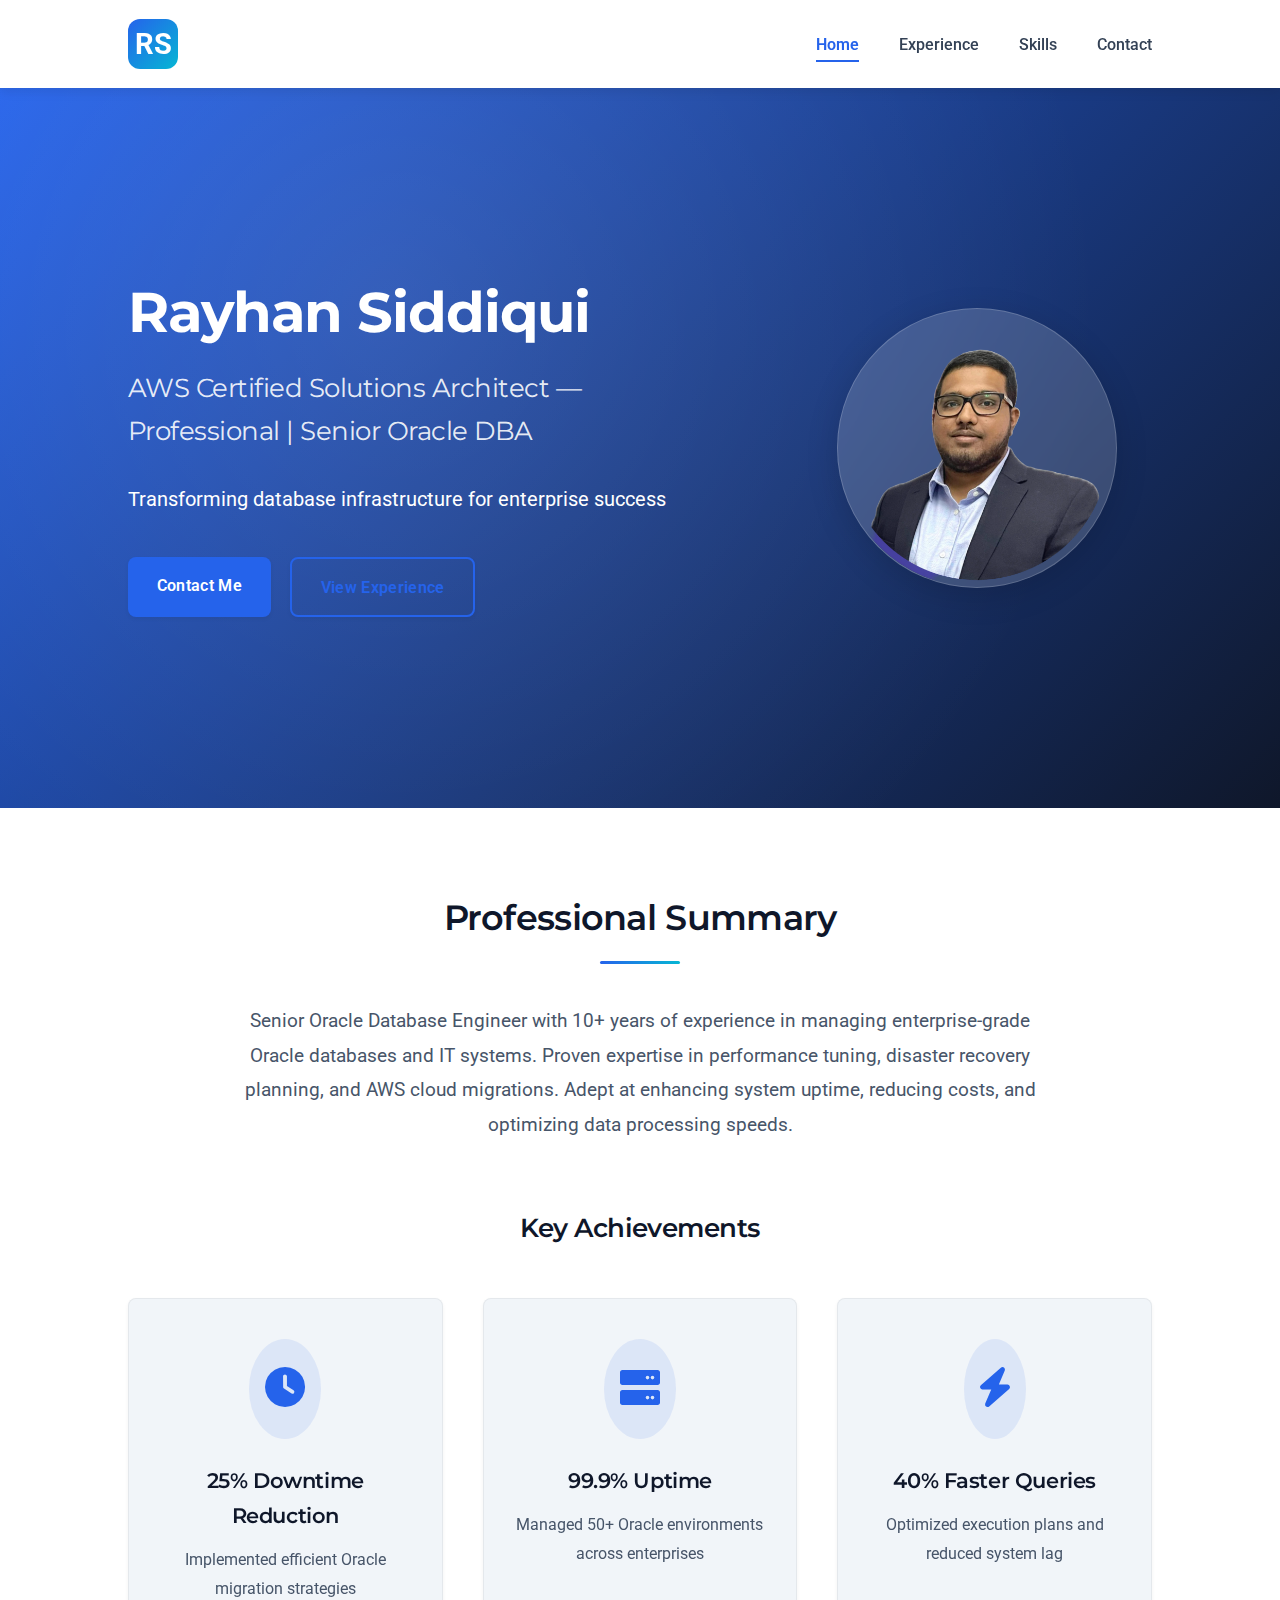
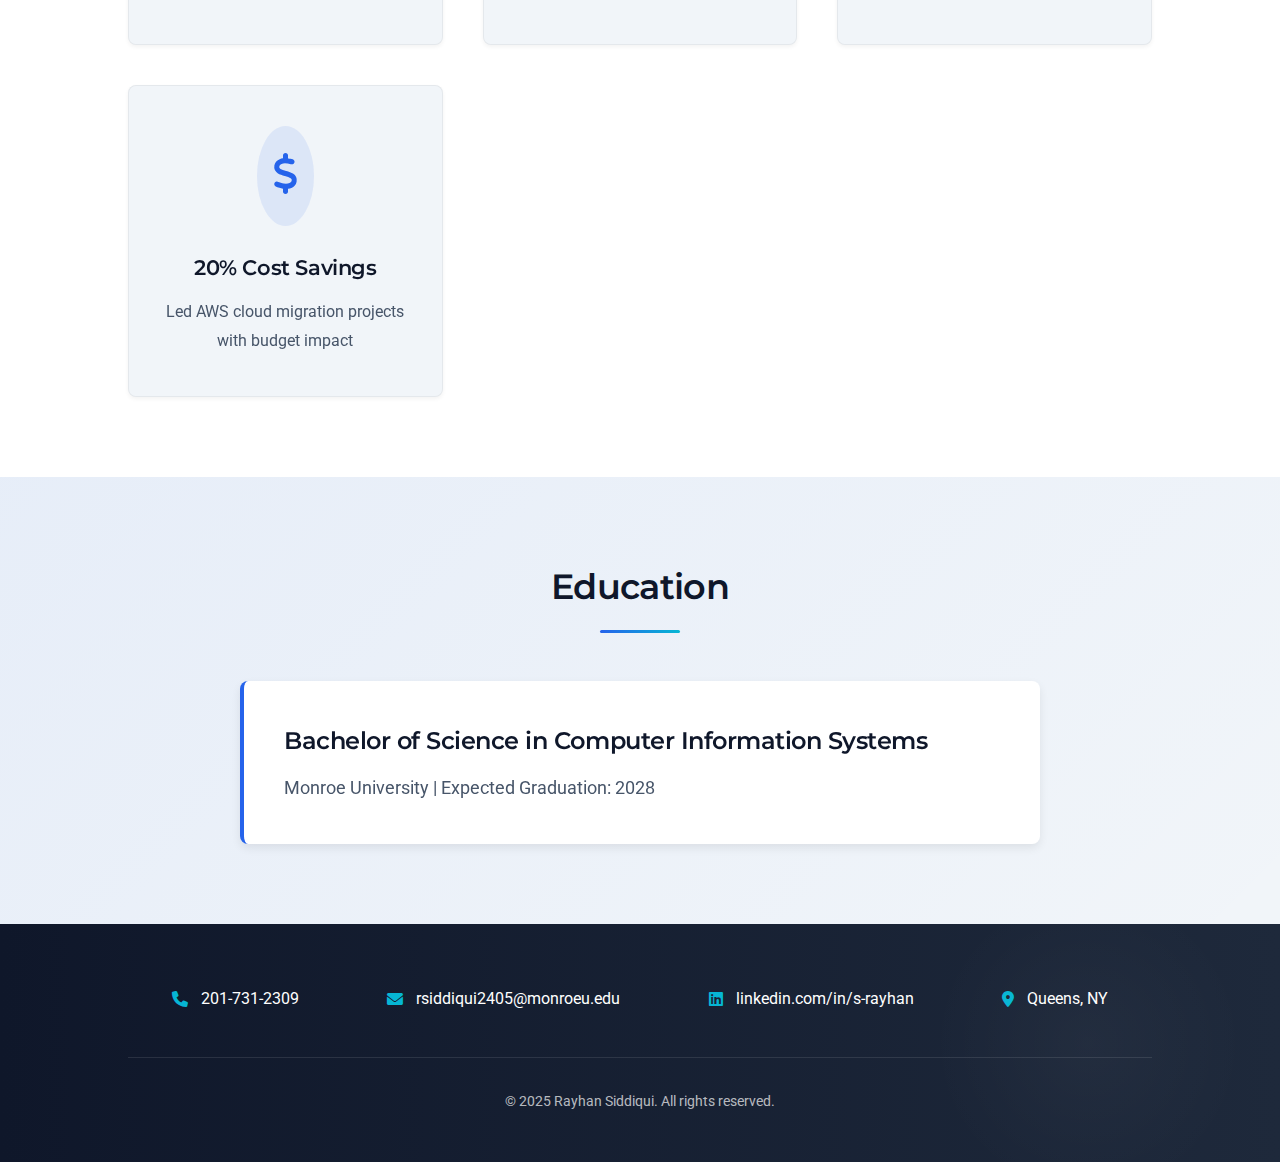
<file: index.html>
<!-- index.html (Home Page) -->
<!DOCTYPE html>
<html lang="en">
<head>
    <meta charset="UTF-8">
    <meta name="viewport" content="width=device-width, initial-scale=1.0">
    <title>Rayhan Siddiqui | Oracle DBA & AWS Architect</title>
    <link rel="stylesheet" href="styles.css">
    <link rel="stylesheet" href="https://cdnjs.cloudflare.com/ajax/libs/font-awesome/6.0.0/css/all.min.css">
</head>
<body>
    <header>
        <div class="logo">RS</div>
        <nav>
            <ul>
                <li><a href="index.html" class="active">Home</a></li>
                <li><a href="experience.html">Experience</a></li>
                <li><a href="skills.html">Skills</a></li>
                <li><a href="contact.html">Contact</a></li>
            </ul>
        </nav>
    </header>

    <section class="hero">
        <div class="hero-content">
            <h1>Rayhan Siddiqui</h1>
            <h2>AWS Certified Solutions Architect — Professional | Senior Oracle DBA</h2>
            <p>Transforming database infrastructure for enterprise success</p>
            <div class="cta-buttons">
                <a href="contact.html" class="btn primary">Contact Me</a>
                <a href="experience.html" class="btn secondary">View Experience</a>
            </div>
        </div>
        <div class="hero-image">
            <div class="profile-placeholder">
                <img src="image.png" alt="photo">
               
            </div>
        </div>
    </section>

    <section class="summary">
        <h2>Professional Summary</h2>
        <p>Senior Oracle Database Engineer with 10+ years of experience in managing enterprise-grade Oracle databases and IT systems. Proven expertise in performance tuning, disaster recovery planning, and AWS cloud migrations. Adept at enhancing system uptime, reducing costs, and optimizing data processing speeds.</p>
        
        <div class="key-achievements">
            <h3>Key Achievements</h3>
            <div class="achievements-grid">
                <div class="achievement-card">
                    <div class="achievement-icon"><i class="fas fa-clock"></i></div>
                    <h4>25% Downtime Reduction</h4>
                    <p>Implemented efficient Oracle migration strategies</p>
                </div>
                <div class="achievement-card">
                    <div class="achievement-icon"><i class="fas fa-server"></i></div>
                    <h4>99.9% Uptime</h4>
                    <p>Managed 50+ Oracle environments across enterprises</p>
                </div>
                <div class="achievement-card">
                    <div class="achievement-icon"><i class="fas fa-bolt"></i></div>
                    <h4>40% Faster Queries</h4>
                    <p>Optimized execution plans and reduced system lag</p>
                </div>
                <div class="achievement-card">
                    <div class="achievement-icon"><i class="fas fa-dollar-sign"></i></div>
                    <h4>20% Cost Savings</h4>
                    <p>Led AWS cloud migration projects with budget impact</p>
                </div>
            </div>
        </div>
    </section>

    <section class="education">
        <h2>Education</h2>
        <div class="education-card">
            <h3>Bachelor of Science in Computer Information Systems</h3>
            <p>Monroe University | Expected Graduation: 2028</p>
        </div>
    </section>

    <footer>
        <div class="contact-info">
            <p><i class="fas fa-phone"></i> 201-731-2309</p>
            <p><i class="fas fa-envelope"></i> rsiddiqui2405@monroeu.edu</p>
            <p><i class="fab fa-linkedin"></i> linkedin.com/in/s-rayhan</p>
            <p><i class="fas fa-map-marker-alt"></i> Queens, NY</p>
        </div>
        <div class="copyright">
            <p>&copy; 2025 Rayhan Siddiqui. All rights reserved.</p>
        </div>
    </footer>
</body>
</html>
</file>
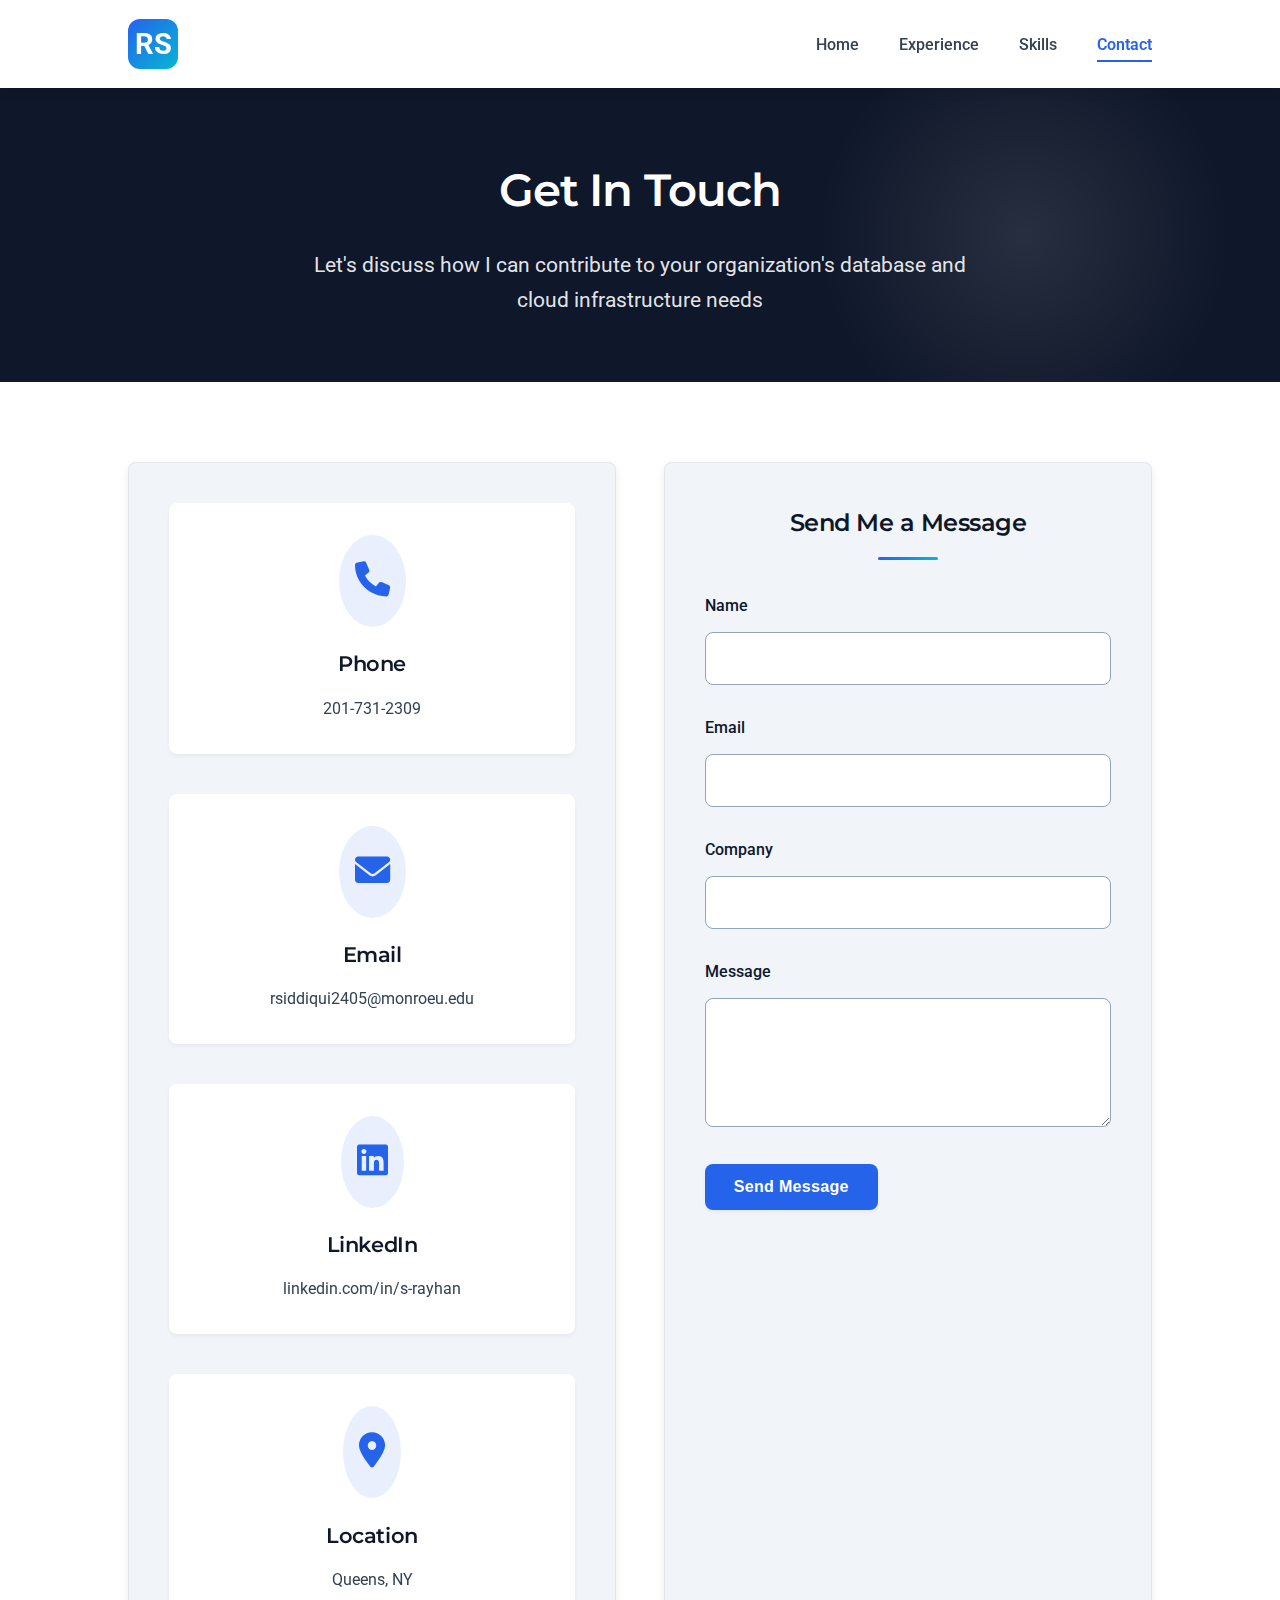
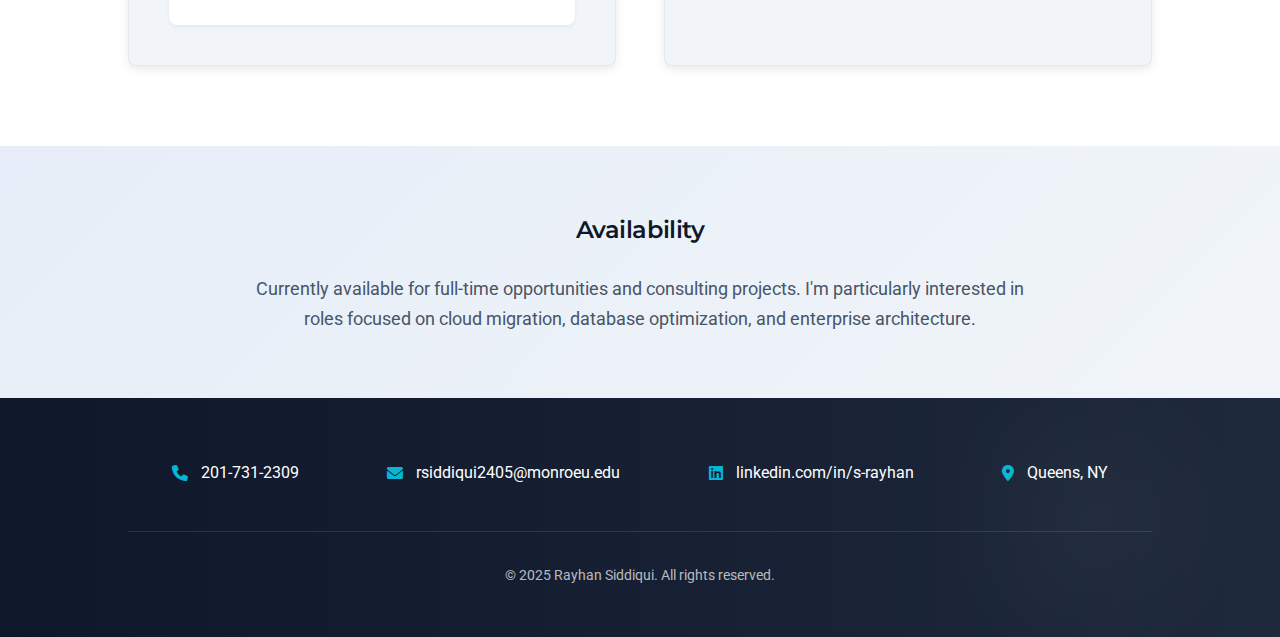
<file: contact.html>
<!-- contact.html -->
<!DOCTYPE html>
<html lang="en">
<head>
    <meta charset="UTF-8">
    <meta name="viewport" content="width=device-width, initial-scale=1.0">
    <title>Contact | Rayhan Siddiqui</title>
    <link rel="stylesheet" href="styles.css">
    <link rel="stylesheet" href="https://cdnjs.cloudflare.com/ajax/libs/font-awesome/6.0.0/css/all.min.css">
</head>
<body>
    <header>
        <div class="logo">RS</div>
        <nav>
            <ul>
                <li><a href="index.html">Home</a></li>
                <li><a href="experience.html">Experience</a></li>
                <li><a href="skills.html">Skills</a></li>
                <li><a href="contact.html" class="active">Contact</a></li>
            </ul>
        </nav>
    </header>

    <section class="page-header">
        <h1>Get In Touch</h1>
        <p>Let's discuss how I can contribute to your organization's database and cloud infrastructure needs</p>
    </section>

    <section class="contact-container">
        <div class="contact-info-card">
            <div class="contact-methods">
                <div class="contact-method">
                    <div class="contact-icon">
                        <i class="fas fa-phone"></i>
                    </div>
                    <h3>Phone</h3>
                    <p>201-731-2309</p>
                </div>
                <div class="contact-method">
                    <div class="contact-icon">
                        <i class="fas fa-envelope"></i>
                    </div>
                    <h3>Email</h3>
                    <p>rsiddiqui2405@monroeu.edu</p>
                </div>
                <div class="contact-method">
                    <div class="contact-icon">
                        <i class="fab fa-linkedin"></i>
                    </div>
                    <h3>LinkedIn</h3>
                    <p>linkedin.com/in/s-rayhan</p>
                </div>
                <div class="contact-method">
                    <div class="contact-icon">
                        <i class="fas fa-map-marker-alt"></i>
                    </div>
                    <h3>Location</h3>
                    <p>Queens, NY</p>
                </div>
            </div>
        </div>
        <div class="contact-form-card">
            <h2>Send Me a Message</h2>
            <form id="contact-form">
                <div class="form-group">
                    <label for="name">Name</label>
                    <input type="text" id="name" name="name" required>
                </div>
                <div class="form-group">
                    <label for="email">Email</label>
                    <input type="email" id="email" name="email" required>
                </div>
                <div class="form-group">
                    <label for="company">Company</label>
                    <input type="text" id="company" name="company">
                </div>
                <div class="form-group">
                    <label for="message">Message</label>
                    <textarea id="message" name="message" rows="5" required></textarea>
                </div>
                <button type="submit" class="btn primary">Send Message</button>
            </form>
        </div>
    </section>

    <section class="availability">
        <h2>Availability</h2>
        <p>Currently available for full-time opportunities and consulting projects. I'm particularly interested in roles focused on cloud migration, database optimization, and enterprise architecture.</p>
    </section>

    <footer>
        <div class="contact-info">
            <p><i class="fas fa-phone"></i> 201-731-2309</p>
            <p><i class="fas fa-envelope"></i> rsiddiqui2405@monroeu.edu</p>
            <p><i class="fab fa-linkedin"></i> linkedin.com/in/s-rayhan</p>
            <p><i class="fas fa-map-marker-alt"></i> Queens, NY</p>
        </div>
        <div class="copyright">
            <p>&copy; 2025 Rayhan Siddiqui. All rights reserved.</p>
        </div>
    </footer>
</body>
</html>
</file>
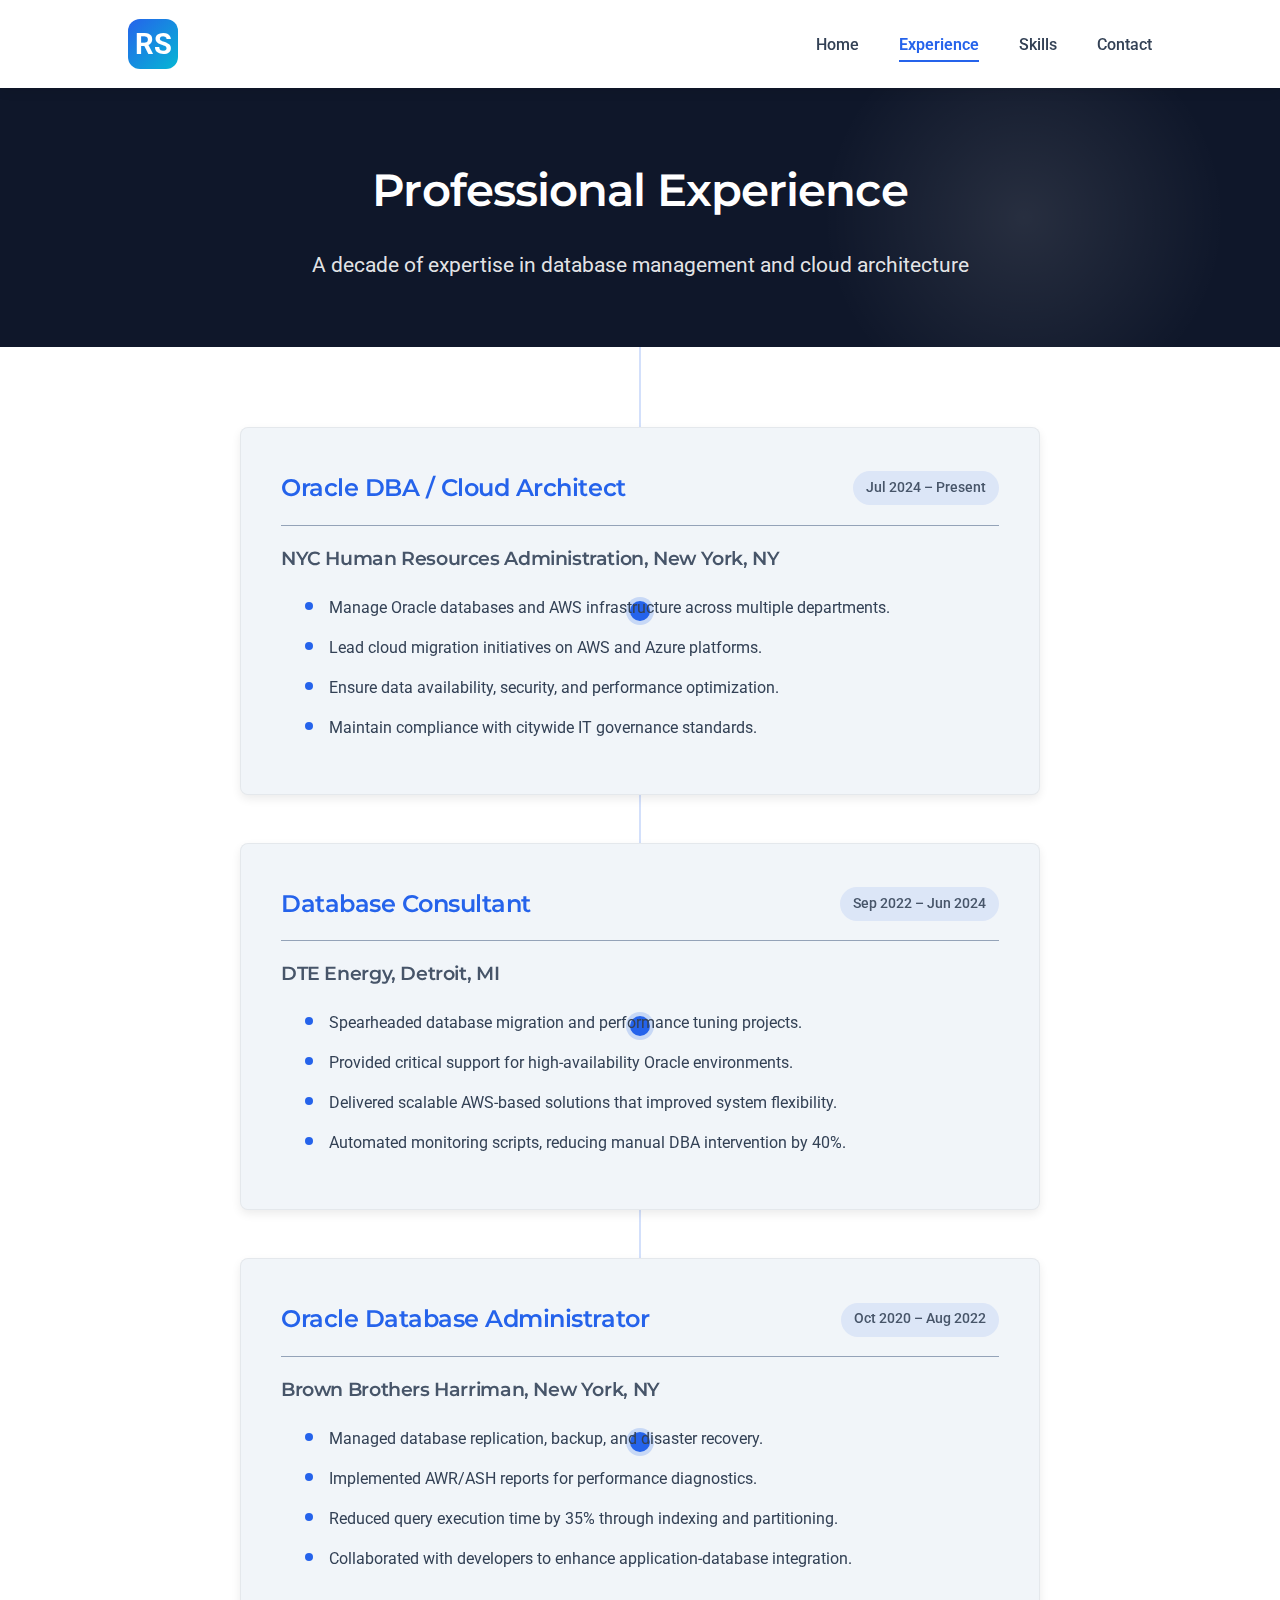
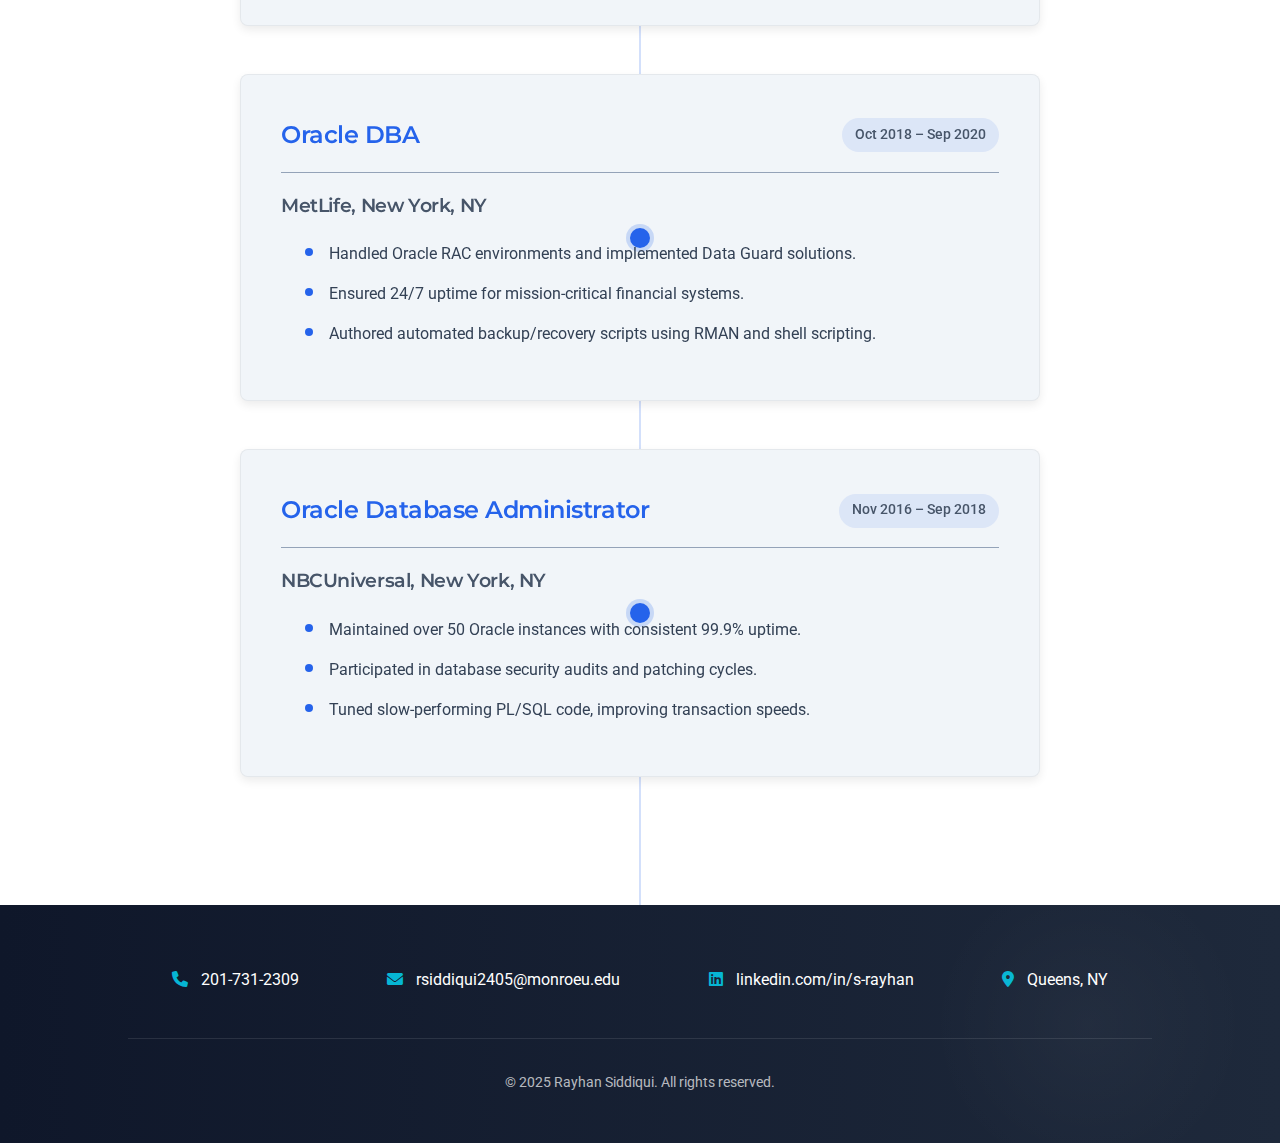
<file: experience.html>
<!-- experience.html -->
<!DOCTYPE html>
<html lang="en">
<head>
    <meta charset="UTF-8">
    <meta name="viewport" content="width=device-width, initial-scale=1.0">
    <title>Experience | Rayhan Siddiqui</title>
    <link rel="stylesheet" href="styles.css">
    <link rel="stylesheet" href="https://cdnjs.cloudflare.com/ajax/libs/font-awesome/6.0.0/css/all.min.css">
</head>
<body>
    <header>
        <div class="logo">RS</div>
        <nav>
            <ul>
                <li><a href="index.html">Home</a></li>
                <li><a href="experience.html" class="active">Experience</a></li>
                <li><a href="skills.html">Skills</a></li>
                <li><a href="contact.html">Contact</a></li>
            </ul>
        </nav>
    </header>

    <section class="page-header">
        <h1>Professional Experience</h1>
        <p>A decade of expertise in database management and cloud architecture</p>
    </section>

    <section class="timeline">
        <div class="experience-card">
            <div class="experience-header">
                <h3>Oracle DBA / Cloud Architect</h3>
                <span class="date">Jul 2024 – Present</span>
            </div>
            <h4>NYC Human Resources Administration, New York, NY</h4>
            <ul>
                <li>Manage Oracle databases and AWS infrastructure across multiple departments.</li>
                <li>Lead cloud migration initiatives on AWS and Azure platforms.</li>
                <li>Ensure data availability, security, and performance optimization.</li>
                <li>Maintain compliance with citywide IT governance standards.</li>
            </ul>
        </div>

        <div class="experience-card">
            <div class="experience-header">
                <h3>Database Consultant</h3>
                <span class="date">Sep 2022 – Jun 2024</span>
            </div>
            <h4>DTE Energy, Detroit, MI</h4>
            <ul>
                <li>Spearheaded database migration and performance tuning projects.</li>
                <li>Provided critical support for high-availability Oracle environments.</li>
                <li>Delivered scalable AWS-based solutions that improved system flexibility.</li>
                <li>Automated monitoring scripts, reducing manual DBA intervention by 40%.</li>
            </ul>
        </div>

        <div class="experience-card">
            <div class="experience-header">
                <h3>Oracle Database Administrator</h3>
                <span class="date">Oct 2020 – Aug 2022</span>
            </div>
            <h4>Brown Brothers Harriman, New York, NY</h4>
            <ul>
                <li>Managed database replication, backup, and disaster recovery.</li>
                <li>Implemented AWR/ASH reports for performance diagnostics.</li>
                <li>Reduced query execution time by 35% through indexing and partitioning.</li>
                <li>Collaborated with developers to enhance application-database integration.</li>
            </ul>
        </div>

        <div class="experience-card">
            <div class="experience-header">
                <h3>Oracle DBA</h3>
                <span class="date">Oct 2018 – Sep 2020</span>
            </div>
            <h4>MetLife, New York, NY</h4>
            <ul>
                <li>Handled Oracle RAC environments and implemented Data Guard solutions.</li>
                <li>Ensured 24/7 uptime for mission-critical financial systems.</li>
                <li>Authored automated backup/recovery scripts using RMAN and shell scripting.</li>
            </ul>
        </div>

        <div class="experience-card">
            <div class="experience-header">
                <h3>Oracle Database Administrator</h3>
                <span class="date">Nov 2016 – Sep 2018</span>
            </div>
            <h4>NBCUniversal, New York, NY</h4>
            <ul>
                <li>Maintained over 50 Oracle instances with consistent 99.9% uptime.</li>
                <li>Participated in database security audits and patching cycles.</li>
                <li>Tuned slow-performing PL/SQL code, improving transaction speeds.</li>
            </ul>
        </div>
    </section>

    <footer>
        <div class="contact-info">
            <p><i class="fas fa-phone"></i> 201-731-2309</p>
            <p><i class="fas fa-envelope"></i> rsiddiqui2405@monroeu.edu</p>
            <p><i class="fab fa-linkedin"></i> linkedin.com/in/s-rayhan</p>
            <p><i class="fas fa-map-marker-alt"></i> Queens, NY</p>
        </div>
        <div class="copyright">
            <p>&copy; 2025 Rayhan Siddiqui. All rights reserved.</p>
        </div>
    </footer>
</body>
</html>
</file>
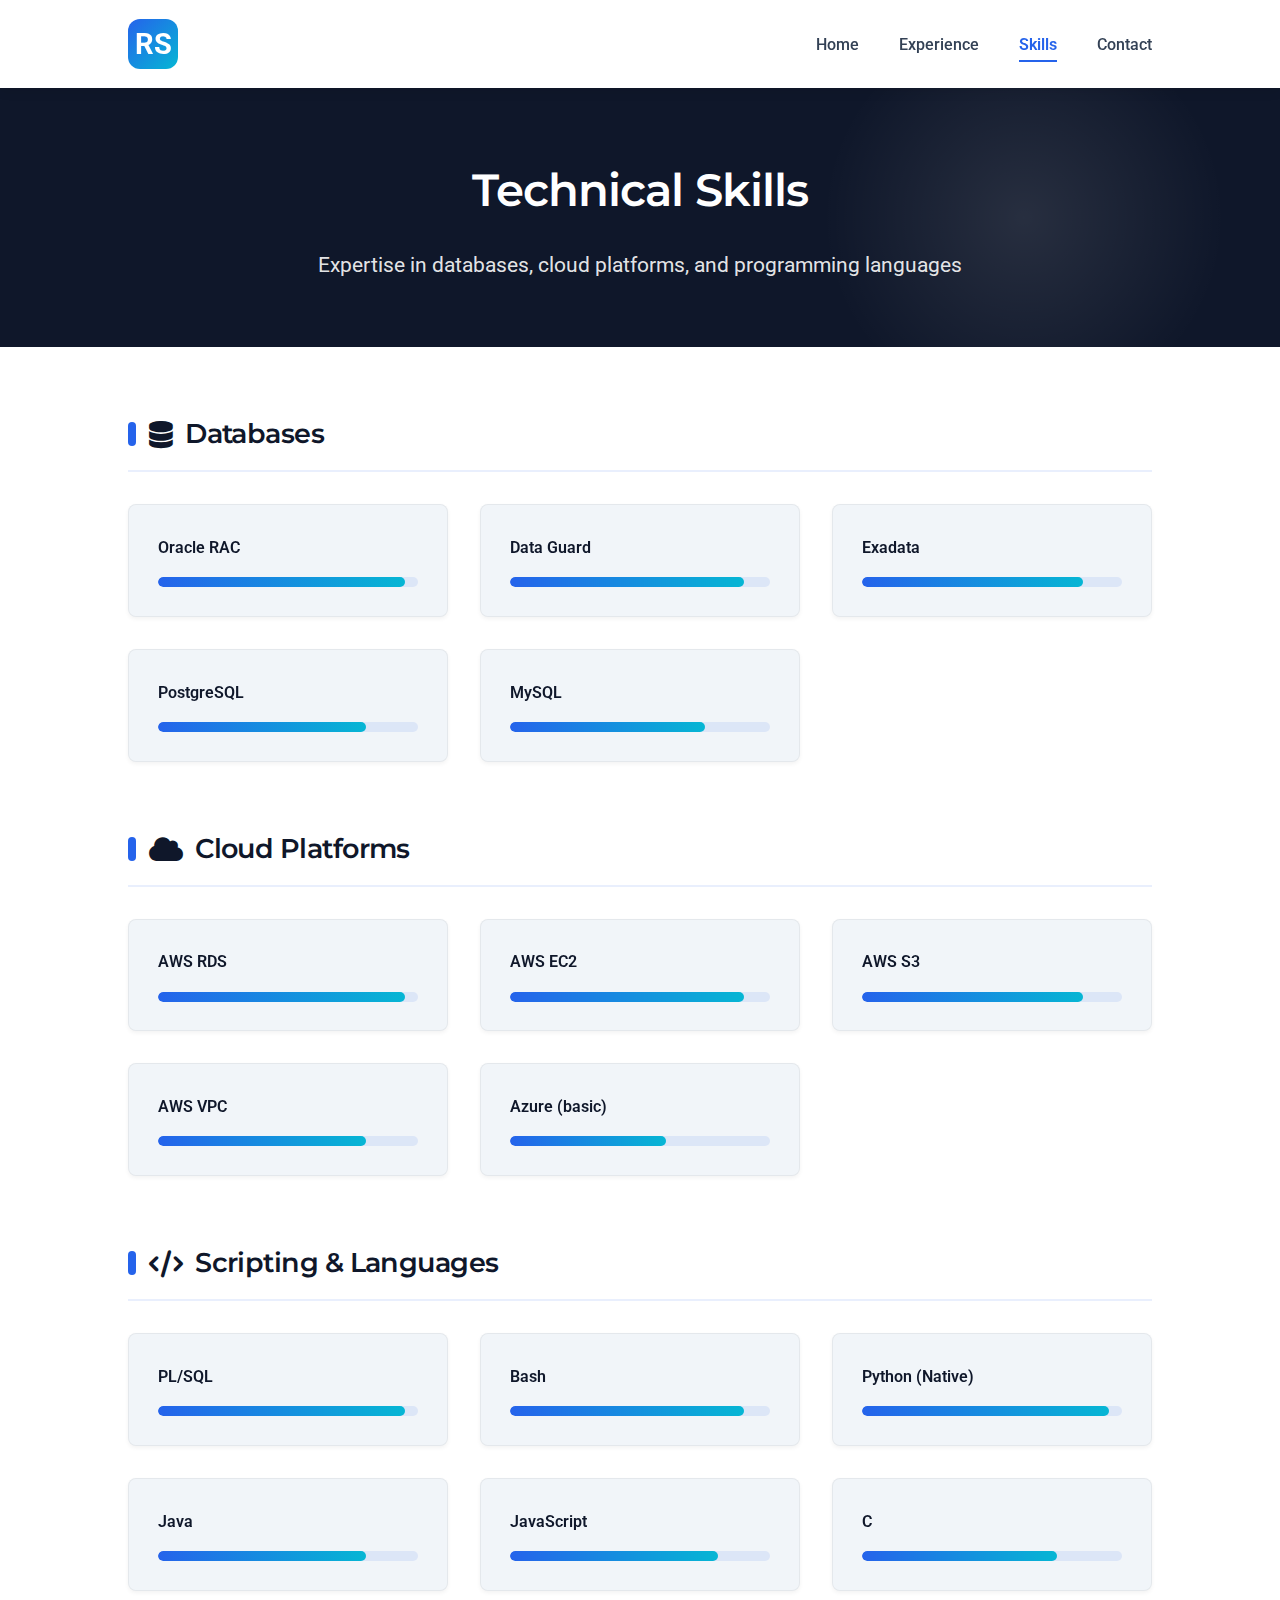
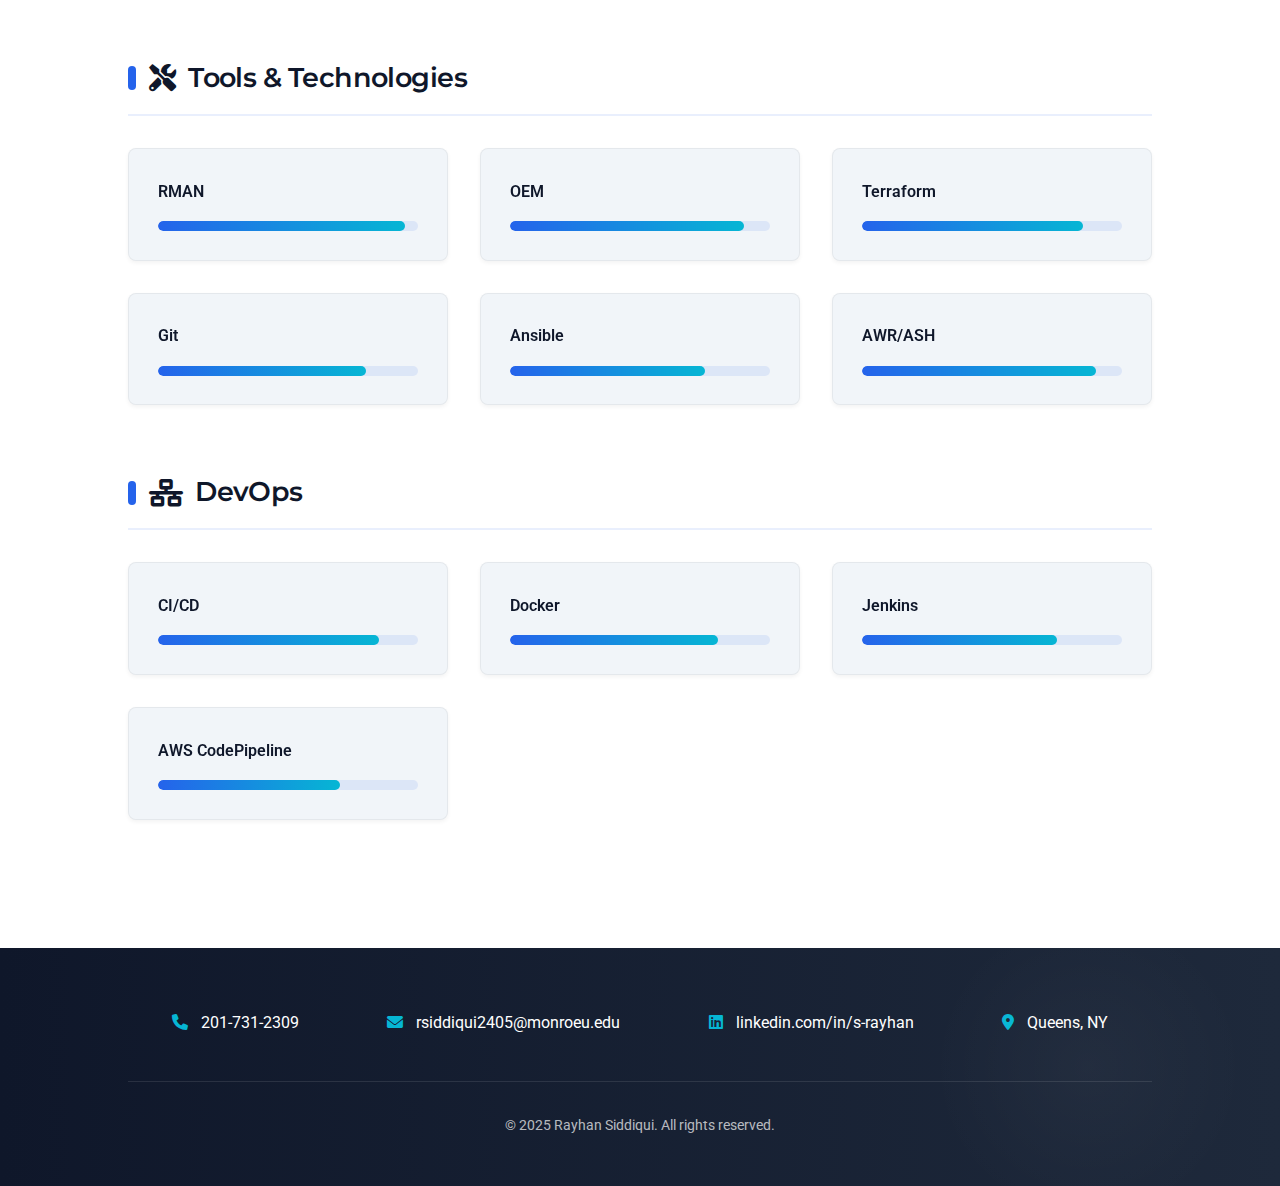
<file: skills.html>
<!-- skills.html -->
<!DOCTYPE html>
<html lang="en">
<head>
    <meta charset="UTF-8">
    <meta name="viewport" content="width=device-width, initial-scale=1.0">
    <title>Skills | Rayhan Siddiqui</title>
    <link rel="stylesheet" href="styles.css">
    <link rel="stylesheet" href="https://cdnjs.cloudflare.com/ajax/libs/font-awesome/6.0.0/css/all.min.css">
</head>
<body>
    <header>
        <div class="logo">RS</div>
        <nav>
            <ul>
                <li><a href="index.html">Home</a></li>
                <li><a href="experience.html">Experience</a></li>
                <li><a href="skills.html" class="active">Skills</a></li>
                <li><a href="contact.html">Contact</a></li>
            </ul>
        </nav>
    </header>

    <section class="page-header">
        <h1>Technical Skills</h1>
        <p>Expertise in databases, cloud platforms, and programming languages</p>
    </section>

    <section class="skills-container">
        <div class="skill-category">
            <h2><i class="fas fa-database"></i> Databases</h2>
            <div class="skill-grid">
                <div class="skill-item">
                    <div class="skill-name">Oracle RAC</div>
                    <div class="skill-bar">
                        <div class="skill-level" style="width: 95%;"></div>
                    </div>
                </div>
                <div class="skill-item">
                    <div class="skill-name">Data Guard</div>
                    <div class="skill-bar">
                        <div class="skill-level" style="width: 90%;"></div>
                    </div>
                </div>
                <div class="skill-item">
                    <div class="skill-name">Exadata</div>
                    <div class="skill-bar">
                        <div class="skill-level" style="width: 85%;"></div>
                    </div>
                </div>
                <div class="skill-item">
                    <div class="skill-name">PostgreSQL</div>
                    <div class="skill-bar">
                        <div class="skill-level" style="width: 80%;"></div>
                    </div>
                </div>
                <div class="skill-item">
                    <div class="skill-name">MySQL</div>
                    <div class="skill-bar">
                        <div class="skill-level" style="width: 75%;"></div>
                    </div>
                </div>
            </div>
        </div>

        <div class="skill-category">
            <h2><i class="fas fa-cloud"></i> Cloud Platforms</h2>
            <div class="skill-grid">
                <div class="skill-item">
                    <div class="skill-name">AWS RDS</div>
                    <div class="skill-bar">
                        <div class="skill-level" style="width: 95%;"></div>
                    </div>
                </div>
                <div class="skill-item">
                    <div class="skill-name">AWS EC2</div>
                    <div class="skill-bar">
                        <div class="skill-level" style="width: 90%;"></div>
                    </div>
                </div>
                <div class="skill-item">
                    <div class="skill-name">AWS S3</div>
                    <div class="skill-bar">
                        <div class="skill-level" style="width: 85%;"></div>
                    </div>
                </div>
                <div class="skill-item">
                    <div class="skill-name">AWS VPC</div>
                    <div class="skill-bar">
                        <div class="skill-level" style="width: 80%;"></div>
                    </div>
                </div>
                <div class="skill-item">
                    <div class="skill-name">Azure (basic)</div>
                    <div class="skill-bar">
                        <div class="skill-level" style="width: 60%;"></div>
                    </div>
                </div>
            </div>
        </div>

        <div class="skill-category">
            <h2><i class="fas fa-code"></i> Scripting & Languages</h2>
            <div class="skill-grid">
                <div class="skill-item">
                    <div class="skill-name">PL/SQL</div>
                    <div class="skill-bar">
                        <div class="skill-level" style="width: 95%;"></div>
                    </div>
                </div>
                <div class="skill-item">
                    <div class="skill-name">Bash</div>
                    <div class="skill-bar">
                        <div class="skill-level" style="width: 90%;"></div>
                    </div>
                </div>
                <div class="skill-item">
                    <div class="skill-name">Python (Native)</div>
                    <div class="skill-bar">
                        <div class="skill-level" style="width: 95%;"></div>
                    </div>
                </div>
                <div class="skill-item">
                    <div class="skill-name">Java</div>
                    <div class="skill-bar">
                        <div class="skill-level" style="width: 80%;"></div>
                    </div>
                </div>
                <div class="skill-item">
                    <div class="skill-name">JavaScript</div>
                    <div class="skill-bar">
                        <div class="skill-level" style="width: 80%;"></div>
                    </div>
                </div>
                <div class="skill-item">
                    <div class="skill-name">C</div>
                    <div class="skill-bar">
                        <div class="skill-level" style="width: 75%;"></div>
                    </div>
                </div>
            </div>
        </div>

        <div class="skill-category">
            <h2><i class="fas fa-tools"></i> Tools & Technologies</h2>
            <div class="skill-grid">
                <div class="skill-item">
                    <div class="skill-name">RMAN</div>
                    <div class="skill-bar">
                        <div class="skill-level" style="width: 95%;"></div>
                    </div>
                </div>
                <div class="skill-item">
                    <div class="skill-name">OEM</div>
                    <div class="skill-bar">
                        <div class="skill-level" style="width: 90%;"></div>
                    </div>
                </div>
                <div class="skill-item">
                    <div class="skill-name">Terraform</div>
                    <div class="skill-bar">
                        <div class="skill-level" style="width: 85%;"></div>
                    </div>
                </div>
                <div class="skill-item">
                    <div class="skill-name">Git</div>
                    <div class="skill-bar">
                        <div class="skill-level" style="width: 80%;"></div>
                    </div>
                </div>
                <div class="skill-item">
                    <div class="skill-name">Ansible</div>
                    <div class="skill-bar">
                        <div class="skill-level" style="width: 75%;"></div>
                    </div>
                </div>
                <div class="skill-item">
                    <div class="skill-name">AWR/ASH</div>
                    <div class="skill-bar">
                        <div class="skill-level" style="width: 90%;"></div>
                    </div>
                </div>
            </div>
        </div>

        <div class="skill-category">
            <h2><i class="fas fa-network-wired"></i> DevOps</h2>
            <div class="skill-grid">
                <div class="skill-item">
                    <div class="skill-name">CI/CD</div>
                    <div class="skill-bar">
                        <div class="skill-level" style="width: 85%;"></div>
                    </div>
                </div>
                <div class="skill-item">
                    <div class="skill-name">Docker</div>
                    <div class="skill-bar">
                        <div class="skill-level" style="width: 80%;"></div>
                    </div>
                </div>
                <div class="skill-item">
                    <div class="skill-name">Jenkins</div>
                    <div class="skill-bar">
                        <div class="skill-level" style="width: 75%;"></div>
                    </div>
                </div>
                <div class="skill-item">
                    <div class="skill-name">AWS CodePipeline</div>
                    <div class="skill-bar">
                        <div class="skill-level" style="width: 70%;"></div>
                    </div>
                </div>
            </div>
        </div>
    </section>

    <footer>
        <div class="contact-info">
            <p><i class="fas fa-phone"></i> 201-731-2309</p>
            <p><i class="fas fa-envelope"></i> rsiddiqui2405@monroeu.edu</p>
            <p><i class="fab fa-linkedin"></i> linkedin.com/in/s-rayhan</p>
            <p><i class="fas fa-map-marker-alt"></i> Queens, NY</p>
        </div>
        <div class="copyright">
            <p>&copy; 2025 Rayhan Siddiqui. All rights reserved.</p>
        </div>
    </footer>
</body>
</html>
</file>
<file: styles.css>
/* styles.css */
@import url('https://fonts.googleapis.com/css2?family=Roboto:wght@300;400;500;700&family=Montserrat:wght@400;500;600;700&display=swap');

/* Base Styles */
:root {
    /* Enhanced color palette */
    --primary-color: #2563eb;
    --primary-hover: #1d4ed8;
    --secondary-color: #0f172a;
    --accent-color: #06b6d4;
    --bg-color: #f8fafc;
    --text-color: #334155;
    --light-gray: #f1f5f9;
    --mid-gray: #94a3b8;
    --dark-gray: #475569;
    --white: #ffffff;
    --shadow-sm: 0 2px 4px rgba(0, 0, 0, 0.05);
    --shadow: 0 4px 10px rgba(0, 0, 0, 0.08);
    --shadow-lg: 0 10px 15px rgba(0, 0, 0, 0.1);
    --transition: all 0.3s cubic-bezier(0.25, 0.8, 0.25, 1);
    --border-radius: 8px;
}

* {
    margin: 0;
    padding: 0;
    box-sizing: border-box;
}

body {
    font-family: 'Roboto', sans-serif;
    line-height: 1.7;
    color: var(--text-color);
    background-color: var(--bg-color);
}

h1, h2, h3, h4, h5, h6 {
    font-family: 'Montserrat', sans-serif;
    font-weight: 600;
    margin-bottom: 1.2rem;
    color: var(--secondary-color);
    letter-spacing: -0.02em;
}

a {
    text-decoration: none;
    color: var(--primary-color);
    transition: var(--transition);
    position: relative;
}

a:hover {
    color: var(--primary-hover);
}

ul {
    list-style: none;
}

.container {
    width: 100%;
    max-width: 1200px;
    margin: 0 auto;
    padding: 0 2rem;
}

.btn {
    display: inline-block;
    padding: 0.9rem 1.8rem;
    border-radius: var(--border-radius);
    font-weight: 600;
    font-size: 1rem;
    letter-spacing: 0.02em;
    transition: var(--transition);
    cursor: pointer;
    text-align: center;
    border: none;
    box-shadow: var(--shadow-sm);
}

.btn.primary {
    background-color: var(--primary-color);
    color: var(--white);
}

.btn.primary:hover {
    background-color: var(--primary-hover);
    transform: translateY(-2px);
    box-shadow: var(--shadow);
}

.btn.secondary {
    background-color: transparent;
    color: var(--primary-color);
    border: 2px solid var(--primary-color);
}

.btn.secondary:hover {
    background-color: rgba(37, 99, 235, 0.1);
    transform: translateY(-2px);
    box-shadow: var(--shadow-sm);
}

/* Header - Enhanced with cleaner navigation */
header {
    display: flex;
    justify-content: space-between;
    align-items: center;
    padding: 1.2rem 10%;
    background-color: var(--white);
    box-shadow: var(--shadow);
    position: sticky;
    top: 0;
    z-index: 1000;
}

.logo {
    font-size: 1.8rem;
    font-weight: 700;
    background: linear-gradient(135deg, var(--primary-color) 0%, var(--accent-color) 100%);
    color: var(--white);
    width: 50px;
    height: 50px;
    display: flex;
    align-items: center;
    justify-content: center;
    border-radius: 12px;
    transition: var(--transition);
}

.logo:hover {
    transform: rotate(5deg) scale(1.05);
}

nav ul {
    display: flex;
}

nav ul li {
    margin-left: 2.5rem;
}

nav ul li a {
    font-weight: 500;
    color: var(--text-color);
    padding: 0.5rem 0;
    position: relative;
}

nav ul li a:after {
    content: '';
    position: absolute;
    width: 0;
    height: 2px;
    bottom: 0;
    left: 0;
    background-color: var(--primary-color);
    transition: var(--transition);
}

nav ul li a:hover:after, nav ul li a.active:after {
    width: 100%;
}

nav ul li a.active {
    color: var(--primary-color);
    font-weight: 600;
}

/* Hero Section - Enhanced with gradient and animation */
.hero {
    display: flex;
    align-items: center;
    justify-content: space-between;
    padding: 6rem 10%;
    background: linear-gradient(135deg, var(--primary-color) 0%, var(--secondary-color) 100%);
    color: var(--white);
    min-height: 80vh;
    position: relative;
    overflow: hidden;
}

.hero::before {
    content: '';
    position: absolute;
    top: 0;
    left: 0;
    width: 100%;
    height: 100%;
    background: radial-gradient(circle at 30% 30%, rgba(255, 255, 255, 0.1) 0%, transparent 70%);
    z-index: 1;
}

.hero-content {
    max-width: 600px;
    position: relative;
    z-index: 2;
    animation: fadeIn 1s ease-out;
}

@keyframes fadeIn {
    from { opacity: 0; transform: translateY(20px); }
    to { opacity: 1; transform: translateY(0); }
}

.hero-content h1 {
    font-size: 3.5rem;
    margin-bottom: 1.2rem;
    line-height: 1.2;
    color: var(--white);
    font-weight: 700;
}

.hero-content h2 {
    font-size: 1.6rem;
    margin-bottom: 1.8rem;
    font-weight: 400;
    color: rgba(255, 255, 255, 0.9);
}

.hero-content p {
    font-size: 1.25rem;
    margin-bottom: 2.5rem;
    line-height: 1.8;
}

.cta-buttons {
    display: flex;
    gap: 1.2rem;
}

.hero-image {
    width: 350px;
    height: 350px;
    display: flex;
    align-items: center;
    justify-content: center;
    position: relative;
    z-index: 2;
    animation: floatIn 1.5s ease-out;
}

@keyframes floatIn {
    from { opacity: 0; transform: translateX(40px); }
    to { opacity: 1; transform: translateX(0); }
}

.profile-placeholder {
    width: 280px;
    height: 280px;
    background-color: rgba(255, 255, 255, 0.15);
    border-radius: 50%;
    display: flex;
    align-items: center;
    justify-content: center;
    font-size: 8rem;
    color: var(--white);
    box-shadow: 0 8px 32px rgba(0, 0, 0, 0.15);
    backdrop-filter: blur(4px);
    border: 1px solid rgba(255, 255, 255, 0.2);
    transition: var(--transition);
}
.profile-placeholder img {
    width: 100%;
    height: 100%;
    border-radius: 50%;
    object-fit: cover;
}
.profile-placeholder:hover {
    transform: scale(1.05);
    box-shadow: 0 12px 40px rgba(0, 0, 0, 0.2);
}

/* Summary Section - Enhanced with card design */
.summary {
    padding: 5rem 10%;
    background-color: var(--white);
}

.summary h2 {
    text-align: center;
    margin-bottom: 2.5rem;
    font-size: 2.2rem;
    color: var(--secondary-color);
    position: relative;
    padding-bottom: 1rem;
}

.summary h2::after {
    content: '';
    position: absolute;
    bottom: 0;
    left: 50%;
    transform: translateX(-50%);
    width: 80px;
    height: 3px;
    background: linear-gradient(to right, var(--primary-color), var(--accent-color));
    border-radius: 2px;
}

.summary p {
    max-width: 800px;
    margin: 0 auto 4rem;
    text-align: center;
    font-size: 1.2rem;
    color: var(--dark-gray);
    line-height: 1.8;
}

.key-achievements h3 {
    text-align: center;
    margin-bottom: 3rem;
    font-size: 1.6rem;
}

.achievements-grid {
    display: grid;
    grid-template-columns: repeat(auto-fit, minmax(280px, 1fr));
    gap: 2.5rem;
}

.achievement-card {
    background-color: var(--light-gray);
    padding: 2.5rem 2rem;
    border-radius: var(--border-radius);
    text-align: center;
    transition: var(--transition);
    border: 1px solid rgba(0, 0, 0, 0.05);
    box-shadow: var(--shadow-sm);
    height: 100%;
}

.achievement-card:hover {
    transform: translateY(-10px);
    box-shadow: var(--shadow-lg);
    background-color: var(--white);
}

.achievement-icon {
    font-size: 2.5rem;
    color: var(--primary-color);
    margin-bottom: 1.5rem;
    display: inline-block;
    background-color: rgba(37, 99, 235, 0.1);
    padding: 1rem;
    border-radius: 50%;
    transition: var(--transition);
}

.achievement-card:hover .achievement-icon {
    transform: scale(1.1);
    background-color: rgba(37, 99, 235, 0.2);
}

.achievement-card h4 {
    font-size: 1.3rem;
    margin-bottom: 0.8rem;
    color: var(--secondary-color);
}

.achievement-card p {
    color: var(--dark-gray);
    margin: 0;
    text-align: center;
    font-size: 1rem;
}

/* Education Section - Enhanced with better cards */
.education {
    padding: 5rem 10%;
    background-color: var(--light-gray);
    position: relative;
}

.education::before {
    content: '';
    position: absolute;
    top: 0;
    left: 0;
    width: 100%;
    height: 100%;
    background: linear-gradient(135deg, rgba(37, 99, 235, 0.05) 0%, transparent 100%);
    z-index: 0;
}

.education h2 {
    text-align: center;
    margin-bottom: 3rem;
    font-size: 2.2rem;
    color: var(--secondary-color);
    position: relative;
    z-index: 1;
    padding-bottom: 1rem;
}

.education h2::after {
    content: '';
    position: absolute;
    bottom: 0;
    left: 50%;
    transform: translateX(-50%);
    width: 80px;
    height: 3px;
    background: linear-gradient(to right, var(--primary-color), var(--accent-color));
    border-radius: 2px;
}

.education-card {
    background-color: var(--white);
    padding: 2.5rem;
    border-radius: var(--border-radius);
    max-width: 800px;
    margin: 0 auto;
    box-shadow: var(--shadow);
    position: relative;
    z-index: 1;
    border-left: 4px solid var(--primary-color);
    transition: var(--transition);
}

.education-card:hover {
    transform: translateY(-5px);
    box-shadow: var(--shadow-lg);
}

.education-card h3 {
    font-size: 1.5rem;
    color: var(--secondary-color);
    margin-bottom: 0.8rem;
}

.education-card p {
    color: var(--dark-gray);
    font-size: 1.1rem;
    line-height: 1.7;
}

.education-card .date {
    display: inline-block;
    background-color: rgba(37, 99, 235, 0.1);
    color: var(--primary-color);
    padding: 0.3rem 0.8rem;
    border-radius: 20px;
    font-size: 0.9rem;
    font-weight: 500;
    margin-bottom: 1rem;
}

/* Experience Page - Enhanced timeline */
.page-header {
    background-color: var(--secondary-color);
    color: var(--white);
    padding: 4rem 10%;
    text-align: center;
    position: relative;
    overflow: hidden;
}

.page-header::before {
    content: '';
    position: absolute;
    top: 0;
    right: 0;
    width: 40%;
    height: 100%;
    background: radial-gradient(circle at center, rgba(255, 255, 255, 0.1) 0%, transparent 70%);
    z-index: 1;
}

.page-header h1 {
    font-size: 2.8rem;
    margin-bottom: 1.2rem;
    position: relative;
    z-index: 2;
    color: var(--white);
}

.page-header p {
    font-size: 1.3rem;
    max-width: 700px;
    margin: 0 auto;
    position: relative;
    z-index: 2;
    color: rgba(255, 255, 255, 0.9);
}

.timeline {
    padding: 5rem 10%;
    background-color: var(--white);
    position: relative;
}

.timeline::before {
    content: '';
    position: absolute;
    left: 50%;
    top: 0;
    transform: translateX(-50%);
    width: 2px;
    height: 100%;
    background-color: rgba(37, 99, 235, 0.2);
    z-index: 0;
}

.experience-card {
    background-color: var(--light-gray);
    padding: 2.5rem;
    border-radius: var(--border-radius);
    margin-bottom: 3rem;
    transition: var(--transition);
    position: relative;
    max-width: 800px;
    margin-left: auto;
    margin-right: auto;
    box-shadow: var(--shadow);
    z-index: 1;
    border: 1px solid rgba(0, 0, 0, 0.05);
}

.experience-card::before {
    content: '';
    position: absolute;
    width: 20px;
    height: 20px;
    background-color: var(--primary-color);
    border-radius: 50%;
    left: 50%;
    top: 50%;
    transform: translate(-50%, -50%);
    box-shadow: 0 0 0 4px rgba(37, 99, 235, 0.2);
    z-index: -1;
}

.experience-card:hover {
    transform: translateY(-5px);
    box-shadow: var(--shadow-lg);
    background-color: var(--white);
}

.experience-header {
    display: flex;
    justify-content: space-between;
    align-items: center;
    margin-bottom: 1rem;
    border-bottom: 1px solid var(--mid-gray);
    padding-bottom: 1rem;
}

.experience-header h3 {
    font-size: 1.5rem;
    color: var(--primary-color);
    margin-bottom: 0;
}

.date {
    color: var(--dark-gray);
    font-weight: 500;
    display: inline-block;
    background-color: rgba(37, 99, 235, 0.1);
    padding: 0.3rem 0.8rem;
    border-radius: 20px;
    font-size: 0.9rem;
}

.experience-card h4 {
    color: var(--dark-gray);
    font-size: 1.2rem;
    margin-bottom: 1.2rem;
}

.experience-card ul {
    padding-left: 1.5rem;
}

.experience-card ul li {
    list-style-type: none;
    margin-bottom: 0.8rem;
    position: relative;
    padding-left: 1.5rem;
}

.experience-card ul li::before {
    content: '';
    position: absolute;
    left: 0;
    top: 0.5rem;
    width: 8px;
    height: 8px;
    background-color: var(--primary-color);
    border-radius: 50%;
}

/* Skills Page - Enhanced skill bars */
.skills-container {
    padding: 4rem 10%;
    background-color: var(--white);
}

.skill-category {
    margin-bottom: 4rem;
}

.skill-category h2 {
    font-size: 1.7rem;
    color: var(--secondary-color);
    margin-bottom: 2rem;
    display: flex;
    align-items: center;
    gap: 0.8rem;
    padding-bottom: 0.8rem;
    border-bottom: 2px solid rgba(37, 99, 235, 0.1);
}

.skill-category h2::before {
    content: '';
    display: inline-block;
    width: 8px;
    height: 24px;
    background-color: var(--primary-color);
    border-radius: 4px;
}

.skill-grid {
    display: grid;
    grid-template-columns: repeat(auto-fill, minmax(320px, 1fr));
    gap: 2rem;
}

.skill-item {
    background-color: var(--light-gray);
    padding: 1.8rem;
    border-radius: var(--border-radius);
    box-shadow: var(--shadow-sm);
    transition: var(--transition);
    border: 1px solid rgba(0, 0, 0, 0.05);
}

.skill-item:hover {
    transform: translateY(-5px);
    box-shadow: var(--shadow);
    background-color: var(--white);
}

.skill-name {
    font-weight: 600;
    margin-bottom: 1rem;
    color: var(--secondary-color);
    display: flex;
    justify-content: space-between;
}

.skill-percentage {
    color: var(--primary-color);
}

.skill-bar {
    height: 10px;
    background-color: rgba(37, 99, 235, 0.1);
    border-radius: 5px;
    overflow: hidden;
}

.skill-level {
    height: 100%;
    background: linear-gradient(90deg, var(--primary-color) 0%, var(--accent-color) 100%);
    border-radius: 5px;
    transition: width 1s ease-in-out;
}

/* Contact Page - Enhanced with better cards */
.contact-container {
    display: grid;
    grid-template-columns: 1fr 1fr;
    gap: 3rem;
    padding: 5rem 10%;
    background-color: var(--white);
}

.contact-info-card {
    border-radius: var(--border-radius);
    padding: 2.5rem;
    background-color: var(--light-gray);
    box-shadow: var(--shadow);
    height: 100%;
    transition: var(--transition);
    border: 1px solid rgba(0, 0, 0, 0.05);
}

.contact-info-card:hover {
    transform: translateY(-5px);
    box-shadow: var(--shadow-lg);
    background-color: rgba(241, 245, 249, 0.5);
}

.contact-methods {
    display: grid;
    grid-template-columns: repeat(auto-fit, minmax(220px, 1fr));
    gap: 2.5rem;
}

.contact-method {
    text-align: center;
    padding: 2rem;
    border-radius: var(--border-radius);
    background-color: var(--white);
    box-shadow: var(--shadow-sm);
    transition: var(--transition);
}

.contact-method:hover {
    transform: translateY(-5px);
    box-shadow: var(--shadow);
}

.contact-icon {
    font-size: 2.2rem;
    color: var(--primary-color);
    margin-bottom: 1.2rem;
    display: inline-block;
    padding: 1rem;
    background-color: rgba(37, 99, 235, 0.1);
    border-radius: 50%;
    transition: var(--transition);
}

.contact-method:hover .contact-icon {
    transform: scale(1.1);
    background-color: rgba(37, 99, 235, 0.2);
}

.contact-method h3 {
    font-size: 1.3rem;
    margin-bottom: 0.8rem;
}

.contact-form-card {
    background-color: var(--light-gray);
    border-radius: var(--border-radius);
    padding: 2.5rem;
    box-shadow: var(--shadow);
    transition: var(--transition);
    height: 100%;
    border: 1px solid rgba(0, 0, 0, 0.05);
}

.contact-form-card:hover {
    transform: translateY(-5px);
    box-shadow: var(--shadow-lg);
    background-color: rgba(241, 245, 249, 0.5);
}

.contact-form-card h2 {
    text-align: center;
    margin-bottom: 2rem;
    color: var(--secondary-color);
    position: relative;
    padding-bottom: 1rem;
}

.contact-form-card h2::after {
    content: '';
    position: absolute;
    bottom: 0;
    left: 50%;
    transform: translateX(-50%);
    width: 60px;
    height: 3px;
    background: linear-gradient(to right, var(--primary-color), var(--accent-color));
    border-radius: 2px;
}

.form-group {
    margin-bottom: 1.8rem;
}

.form-group label {
    display: block;
    margin-bottom: 0.8rem;
    font-weight: 500;
    color: var(--secondary-color);
}

.form-group input,
.form-group textarea {
    width: 100%;
    padding: 1rem;
    border: 1px solid var(--mid-gray);
    border-radius: var(--border-radius);
    font-family: inherit;
    font-size: 1rem;
    transition: var(--transition);
    background-color: var(--white);
}

.form-group input:focus,
.form-group textarea:focus {
    outline: none;
    border-color: var(--primary-color);
    box-shadow: 0 0 0 3px rgba(37, 99, 235, 0.1);
}

.availability {
    padding: 4rem 10%;
    background-color: var(--light-gray);
    text-align: center;
    position: relative;
}

.availability::before {
    content: '';
    position: absolute;
    top: 0;
    left: 0;
    width: 100%;
    height: 100%;
    background: linear-gradient(135deg, rgba(37, 99, 235, 0.05) 0%, transparent 100%);
    z-index: 0;
}

.availability h2 {
    color: var(--secondary-color);
    margin-bottom: 1.5rem;
    position: relative;
    z-index: 1;
}

.availability p {
    max-width: 800px;
    margin: 0 auto;
    position: relative;
    z-index: 1;
    font-size: 1.1rem;
    color: var(--dark-gray);
}

/* Footer - Enhanced with gradient */
footer {
    background: linear-gradient(to right, var(--secondary-color), #1e293b);
    color: var(--white);
    padding: 3rem 10%;
    position: relative;
    overflow: hidden;
}

footer::before {
    content: '';
    position: absolute;
    top: 0;
    right: 0;
    width: 30%;
    height: 100%;
    background: radial-gradient(circle at center, rgba(255, 255, 255, 0.03) 0%, transparent 70%);
}

.contact-info {
    display: flex;
    justify-content: space-around;
    flex-wrap: wrap;
    margin-bottom: 2rem;
}

.contact-info p {
    margin: 0.8rem 1.5rem;
    display: flex;
    align-items: center;
    transition: var(--transition);
}

.contact-info p:hover {
    transform: translateY(-2px);
}

.contact-info i {
    margin-right: 0.8rem;
    color: var(--accent-color);
}

.social-links {
    display: flex;
    justify-content: center;
    gap: 1.5rem;
    margin-bottom: 2rem;
}

.social-link {
    display: inline-flex;
    align-items: center;
    justify-content: center;
    width: 40px;
    height: 40px;
    border-radius: 50%;
    background-color: rgba(255, 255, 255, 0.1);
    color: var(--white);
    transition: var(--transition);
}

.social-link:hover {
    background-color: var(--primary-color);
    transform: translateY(-5px);
}

.copyright {
    text-align: center;
    padding-top: 2rem;
    border-top: 1px solid rgba(255, 255, 255, 0.1);
    font-size: 0.9rem;
    color: rgba(255, 255, 255, 0.7);
}

/* Animations */
@keyframes pulse {
    0% { transform: scale(1); }
    50% { transform: scale(1.05); }
    100% { transform: scale(1); }
}

.btn.primary:hover {
    animation: pulse 2s infinite;
}

/* Responsive Styles - Enhanced */
@media (max-width: 992px) {
    .hero {
        flex-direction: column;
        text-align: center;
        padding: 4rem 5%;
    }
    
    .hero-content {
        margin-bottom: 3rem;
    }
    
    .contact-container {
        grid-template-columns: 1fr;
    }
    
    .timeline::before {
        left: 20px;
    }
    
    .experience-card::before {
        left: 20px;
        top: 30px;
    }
}

@media (max-width: 768px) {
    header {
        flex-direction: column;
        padding: 1.2rem 5%;
    }
    
    .logo {
        margin-bottom: 1.5rem;
    }
    
    nav ul li {
        margin-left: 1rem;
        margin-right: 1rem;
    }
    
    .hero-content h1 {
        font-size: 2.8rem;
    }
    
    .experience-header {
        flex-direction: column;
        align-items: flex-start;
    }
    
    .date {
        margin-top: 0.8rem;
    }
    
    .contact-methods {
        grid-template-columns: 1fr;
    }
}

@media (max-width: 576px) {
    .cta-buttons {
        flex-direction: column;
        gap: 1.2rem;
    }
    
    .btn {
        width: 100%;
    }
    
    .achievements-grid {
        grid-template-columns: 1fr;
    }
    
    .skill-grid {
        grid-template-columns: 1fr;
    }
    
    .hero-content h1 {
        font-size: 2.5rem;
    }
    
    .hero-content h2 {
        font-size: 1.4rem;
    }
}

/* Add smooth scrolling for all browsers */
html {
    scroll-behavior: smooth;
}

/* Additional hover effects for interactive elements */
.achievement-card, .education-card, .experience-card, .skill-item, .contact-method {
    backface-visibility: hidden;
}
</file>
